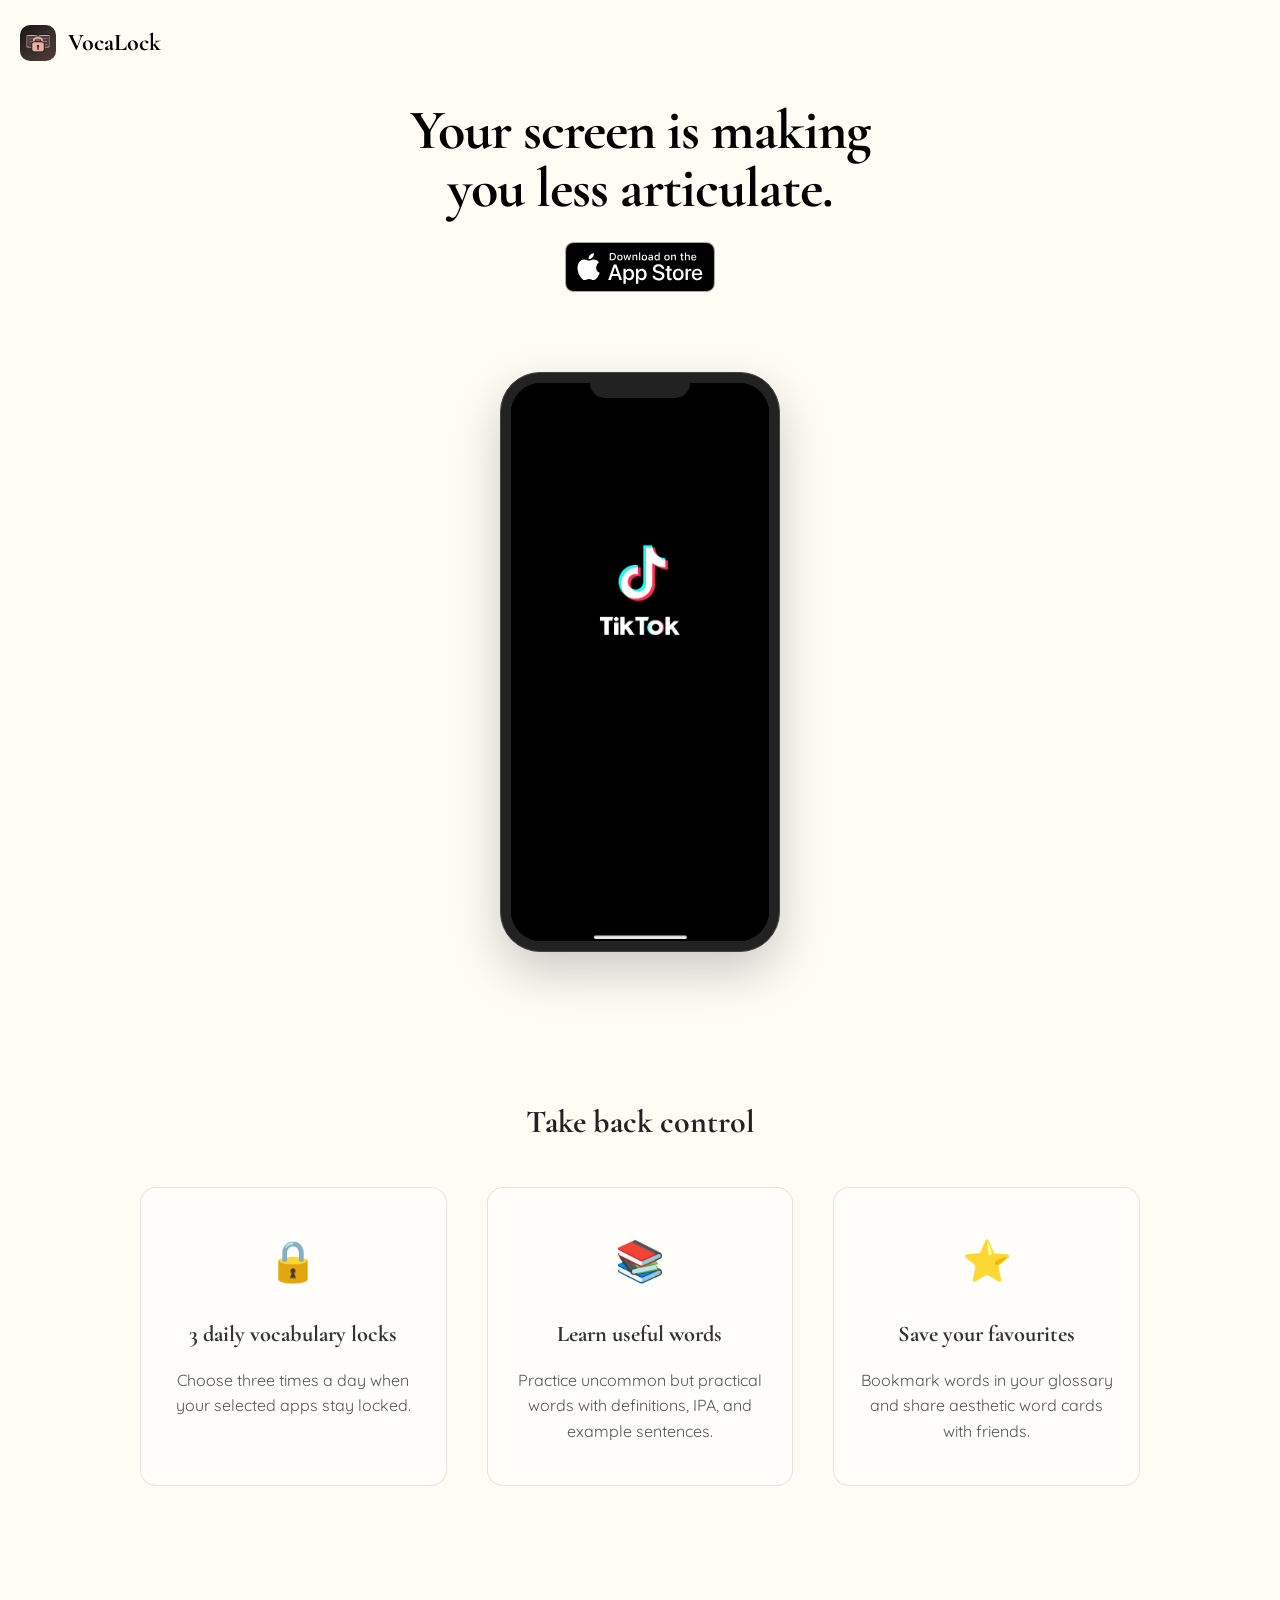
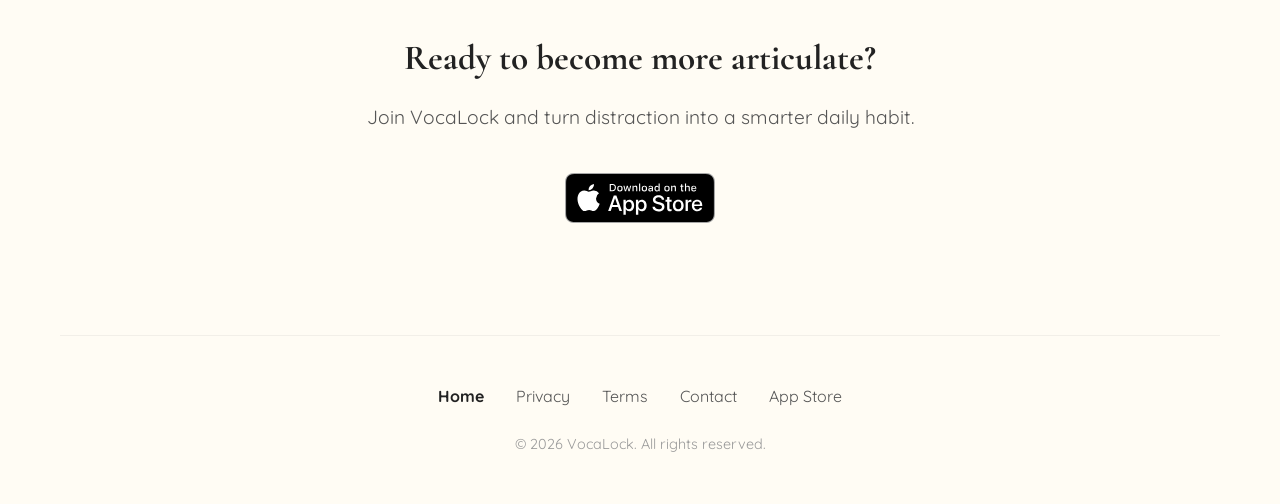
<file: index.html>
<!doctype html>
<html lang="en">
  <head>
    <meta charset="UTF-8" />
    <meta name="viewport" content="width=device-width, initial-scale=1.0" />
    <title>VocaLock | Learn a word before you scroll</title>
    <meta
      name="description"
      content="VocaLock uses Apple Screen Time to interrupt selected apps and turn scrolling into vocabulary practice."
    />
    <meta name="robots" content="index, follow, max-image-preview:large" />
    <meta name="application-name" content="VocaLock" />
    <meta name="apple-itunes-app" content="app-id=6759672555" />
    <link rel="canonical" href="https://vocalock.com/" />
    <meta property="og:site_name" content="VocaLock" />
    <meta
      property="og:title"
      content="VocaLock | Learn a word before you scroll"
    />
    <meta
      property="og:description"
      content="VocaLock uses Apple Screen Time to interrupt selected apps and turn scrolling into vocabulary practice."
    />
    <meta property="og:type" content="website" />
    <meta property="og:url" content="https://vocalock.com/" />
    <meta property="og:image" content="https://vocalock.com/AppLogo.png" />
    <meta property="og:image:alt" content="VocaLock app icon" />
    <meta name="twitter:card" content="summary" />
    <meta
      name="twitter:title"
      content="VocaLock | Learn a word before you scroll"
    />
    <meta
      name="twitter:description"
      content="VocaLock uses Apple Screen Time to interrupt selected apps and turn scrolling into vocabulary practice."
    />
    <meta name="twitter:image" content="https://vocalock.com/AppLogo.png" />
    <link rel="icon" href="AppLogo.png" type="image/png" />
    <link rel="apple-touch-icon" href="AppLogo.png" />
    <link rel="stylesheet" href="styles.css" />
    <!-- Structured data helps search engines connect the brand, site, and app. -->
    <script type="application/ld+json">
      {
        "@context": "https://schema.org",
        "@graph": [
          {
            "@type": "WebSite",
            "@id": "https://vocalock.com/#website",
            "url": "https://vocalock.com/",
            "name": "VocaLock",
            "description": "VocaLock uses Apple Screen Time to interrupt selected apps and turn scrolling into vocabulary practice.",
            "publisher": {
              "@id": "https://vocalock.com/#organization"
            },
            "inLanguage": "en"
          },
          {
            "@type": "Organization",
            "@id": "https://vocalock.com/#organization",
            "name": "VocaLock",
            "url": "https://vocalock.com/",
            "logo": {
              "@type": "ImageObject",
              "url": "https://vocalock.com/AppLogo.png"
            },
            "contactPoint": [
              {
                "@type": "ContactPoint",
                "contactType": "customer support",
                "email": "vocalockapp@gmail.com"
              }
            ]
          },
          {
            "@type": "MobileApplication",
            "@id": "https://vocalock.com/#app",
            "name": "VocaLock",
            "url": "https://vocalock.com/",
            "operatingSystem": "iOS",
            "applicationCategory": "EducationalApplication",
            "description": "VocaLock uses Apple Screen Time to interrupt selected apps and turn scrolling into vocabulary practice.",
            "image": "https://vocalock.com/AppLogo.png",
            "downloadUrl": "https://apps.apple.com/app/id6759672555",
            "publisher": {
              "@id": "https://vocalock.com/#organization"
            }
          }
        ]
      }
    </script>
  </head>
  <body>
    <nav class="site-header">
      <div class="header-container">
        <a href="/" class="brand" aria-label="VocaLock home">
          <img src="AppLogo.png" alt="VocaLock icon" class="brand-icon" />
          <span class="brand-text">VocaLock</span>
        </a>
      </div>
    </nav>

    <div class="container">
      <header class="hero">
        <h1 class="logo">Your screen is making you less articulate.</h1>
        <div class="hero-cta">
          <a
            href="https://apps.apple.com/app/id6759672555"
            class="app-store-badge"
            target="_blank"
            rel="noreferrer"
          >
            <img src="black.svg" alt="Download on the App Store" />
          </a>
        </div>
      </header>

      <main class="phone-showcase">
        <div class="iphone">
          <div class="iphone-notch"></div>
          <div class="iphone-screen" aria-label="VocaLock app screenshots preview">
            <img
              class="app-demo-frame is-active"
              src="tiktok.PNG"
              alt="Selected social app before VocaLock pauses scrolling"
            />
            <img
              class="app-demo-frame"
              src="shield.PNG"
              alt="VocaLock lock screen prompting the user to learn before returning"
            />
            <img
              class="app-demo-frame"
              src="home.PNG"
              alt="VocaLock home screen with a vocabulary card"
            />
          </div>
        </div>
      </main>

      <section class="features">
        <h2 class="section-title">Take back control</h2>
        <div class="feature-grid">
          <div class="feature">
            <div class="feature-icon">🔒</div>
            <h3>3 daily vocabulary locks</h3>
            <p>Choose three times a day when your selected apps stay locked.</p>
          </div>
          <div class="feature">
            <div class="feature-icon">📚</div>
            <h3>Learn useful words</h3>
            <p>
              Practice uncommon but practical words with definitions, IPA, and
              example sentences.
            </p>
          </div>
          <div class="feature">
            <div class="feature-icon">⭐</div>
            <h3>Save your favourites</h3>
            <p>
              Bookmark words in your glossary and share aesthetic word cards
              with friends.
            </p>
          </div>
        </div>
      </section>

      <section class="cta-section">
        <h2>Ready to become more articulate?</h2>
        <p>Join VocaLock and turn distraction into a smarter daily habit.</p>
        <div class="cta-buttons">
          <a
            href="https://apps.apple.com/app/id6759672555"
            class="app-store-badge"
            target="_blank"
            rel="noreferrer"
          >
            <img src="black.svg" alt="Download on the App Store" />
          </a>
        </div>
      </section>

      <footer>
        <nav class="footer-links" aria-label="Footer">
          <a href="/" aria-current="page">Home</a>
          <a href="/privacy.html">Privacy</a>
          <a href="/terms.html">Terms</a>
          <a href="/contact.html">Contact</a>
          <a
            href="https://apps.apple.com/app/id6759672555"
            target="_blank"
            rel="noreferrer"
          >
            App Store
          </a>
        </nav>
        <p class="copyright">© 2026 VocaLock. All rights reserved.</p>
      </footer>
    </div>

    <script>
      const demoFrames = document.querySelectorAll(".app-demo-frame");
      let activeDemoFrame = 0;

      if (!window.matchMedia("(prefers-reduced-motion: reduce)").matches && demoFrames.length > 1) {
        window.setInterval(() => {
          demoFrames[activeDemoFrame].classList.remove("is-active");
          activeDemoFrame = (activeDemoFrame + 1) % demoFrames.length;
          demoFrames[activeDemoFrame].classList.add("is-active");
        }, 2400);
      }
    </script>
  </body>
</html>
</file>
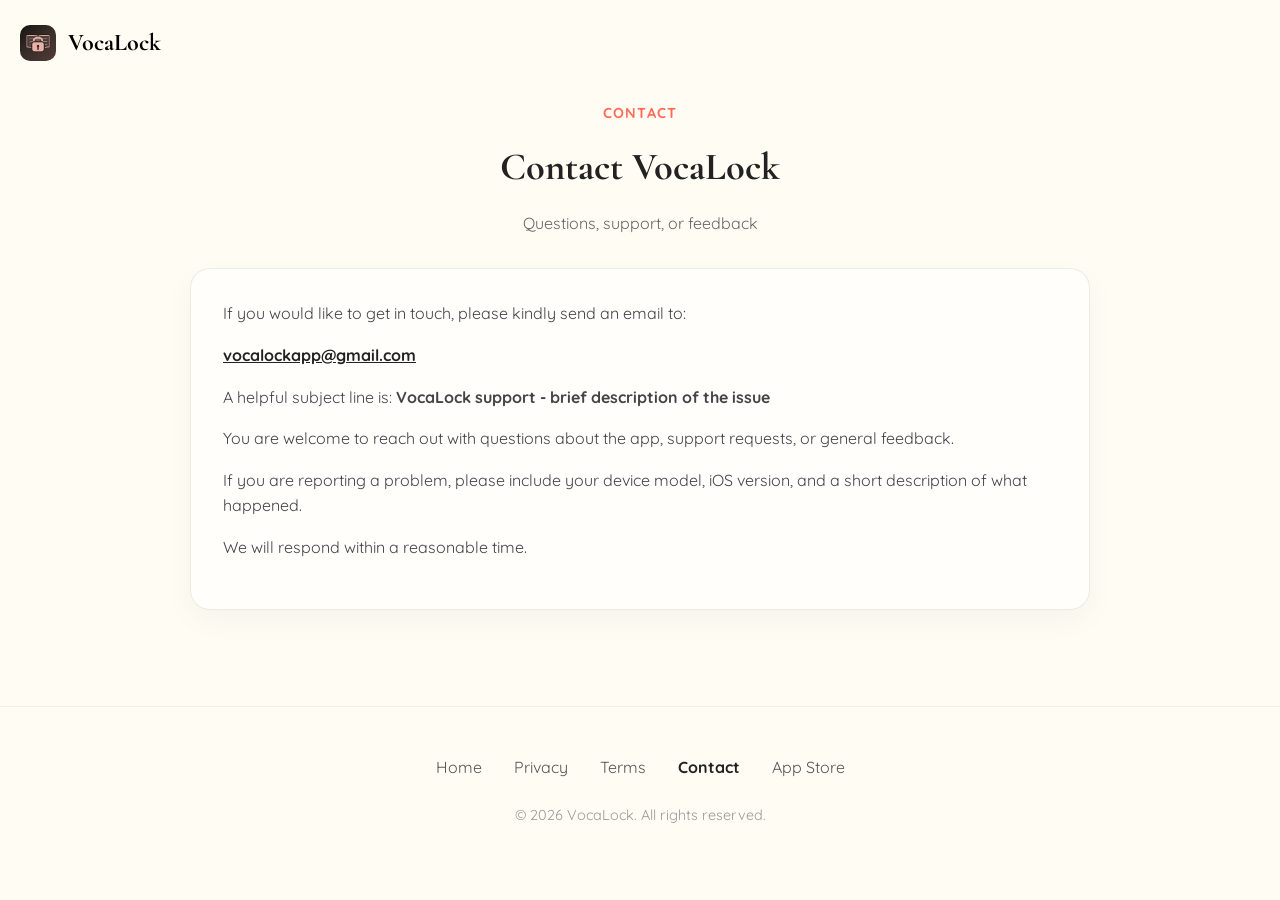
<file: contact.html>
<!doctype html>
<html lang="en">
  <head>
    <meta charset="UTF-8" />
    <meta name="viewport" content="width=device-width, initial-scale=1.0" />
    <title>Contact | VocaLock</title>
    <meta
      name="description"
      content="Contact VocaLock by email for questions, support, or feedback."
    />
    <meta name="robots" content="index, follow, max-image-preview:large" />
    <link rel="canonical" href="https://vocalock.com/contact.html" />
    <meta property="og:site_name" content="VocaLock" />
    <meta property="og:title" content="Contact | VocaLock" />
    <meta
      property="og:description"
      content="Contact VocaLock by email for questions, support, or feedback."
    />
    <meta property="og:type" content="website" />
    <meta property="og:url" content="https://vocalock.com/contact.html" />
    <meta property="og:image" content="https://vocalock.com/AppLogo.png" />
    <meta property="og:image:alt" content="VocaLock app icon" />
    <meta name="twitter:card" content="summary" />
    <meta name="twitter:title" content="Contact | VocaLock" />
    <meta
      name="twitter:description"
      content="Contact VocaLock by email for questions, support, or feedback."
    />
    <meta name="twitter:image" content="https://vocalock.com/AppLogo.png" />
    <link rel="icon" href="AppLogo.png" type="image/png" />
    <link rel="apple-touch-icon" href="AppLogo.png" />
    <link rel="stylesheet" href="styles.css" />
  </head>
  <body>
    <nav class="site-header">
      <div class="header-container">
        <a href="/" class="brand" aria-label="VocaLock home">
          <img src="AppLogo.png" alt="VocaLock icon" class="brand-icon" />
          <span class="brand-text">VocaLock</span>
        </a>
      </div>
    </nav>

    <main class="legal-page">
      <div class="legal-container">
        <!-- The page keeps contact details simple and easy to find. -->
        <header class="legal-header">
          <p class="legal-eyebrow">Contact</p>
          <h1 class="page-title">Contact VocaLock</h1>
          <p class="legal-meta">Questions, support, or feedback</p>
        </header>

        <!-- The card gives visitors one clear next step. -->
        <article class="legal-card">
          <p>
            If you would like to get in touch, please kindly send an email to:
          </p>
          <p>
            <strong>
              <a href="mailto:vocalockapp@gmail.com">vocalockapp@gmail.com</a>
            </strong>
          </p>
          <p>
            A helpful subject line is:
            <strong>VocaLock support - brief description of the issue</strong>
          </p>
          <p>
            You are welcome to reach out with questions about the app, support
            requests, or general feedback.
          </p>
          <p>
            If you are reporting a problem, please include your device model,
            iOS version, and a short description of what happened.
          </p>
          <p>We will respond within a reasonable time.</p>
        </article>
      </div>
    </main>

    <footer>
      <nav class="footer-links" aria-label="Footer">
        <a href="/">Home</a>
        <a href="/privacy.html">Privacy</a>
        <a href="/terms.html">Terms</a>
        <a href="/contact.html" aria-current="page">Contact</a>
        <a
          href="https://apps.apple.com/app/id6759672555"
          target="_blank"
          rel="noreferrer"
        >
          App Store
        </a>
      </nav>
      <p class="copyright">© 2026 VocaLock. All rights reserved.</p>
    </footer>
  </body>
</html>
</file>
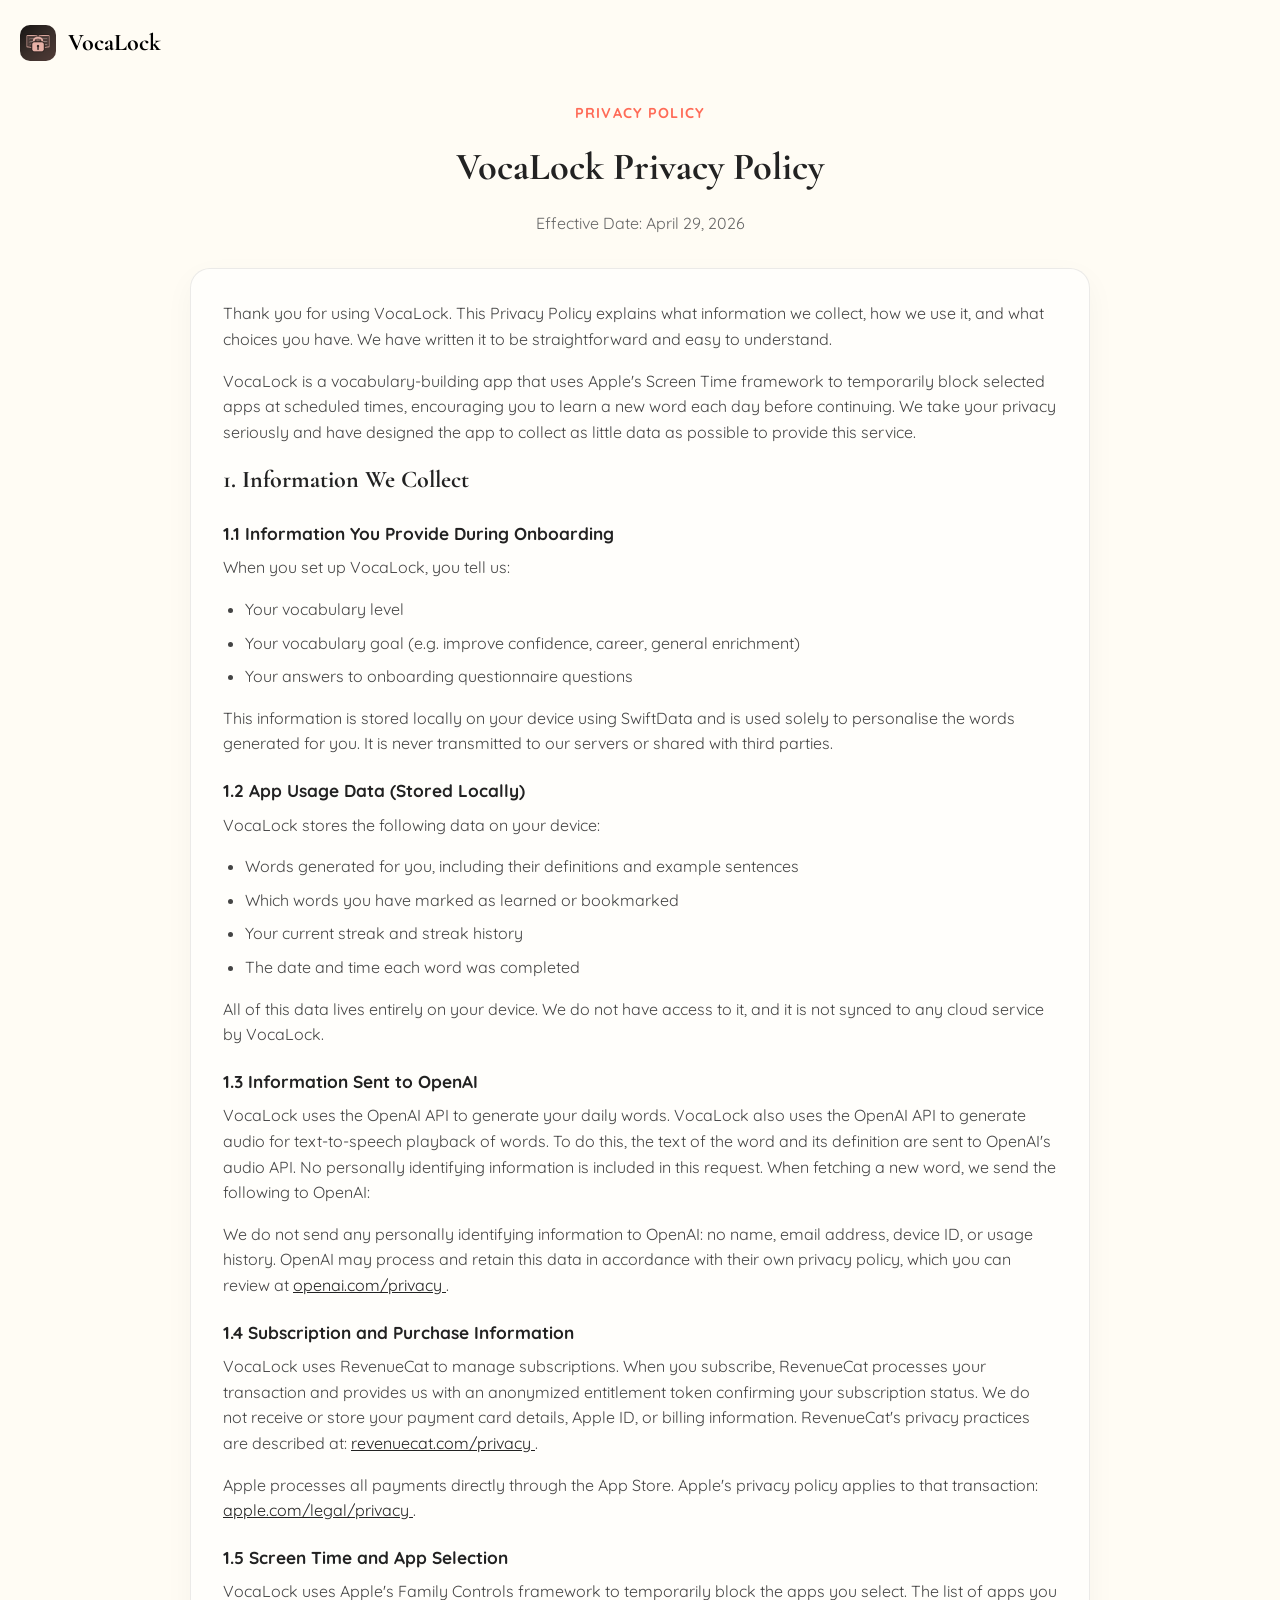
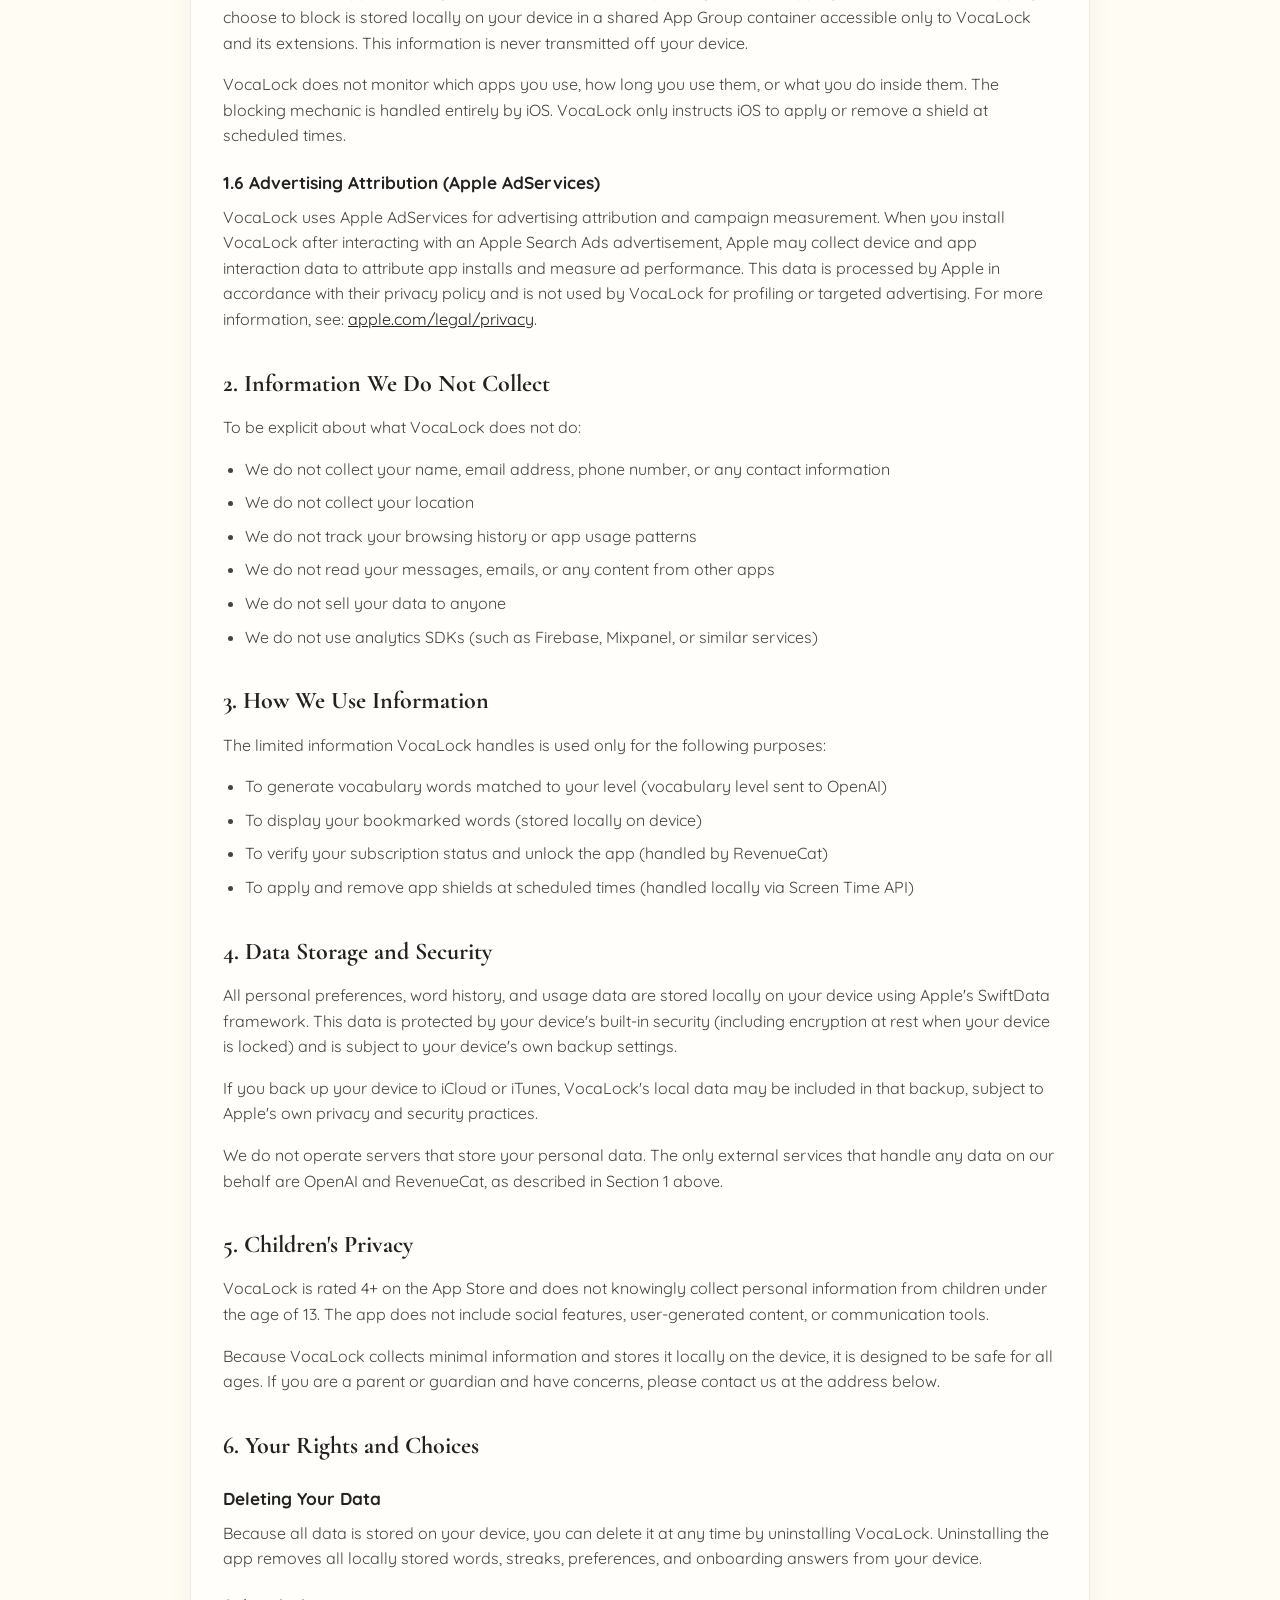
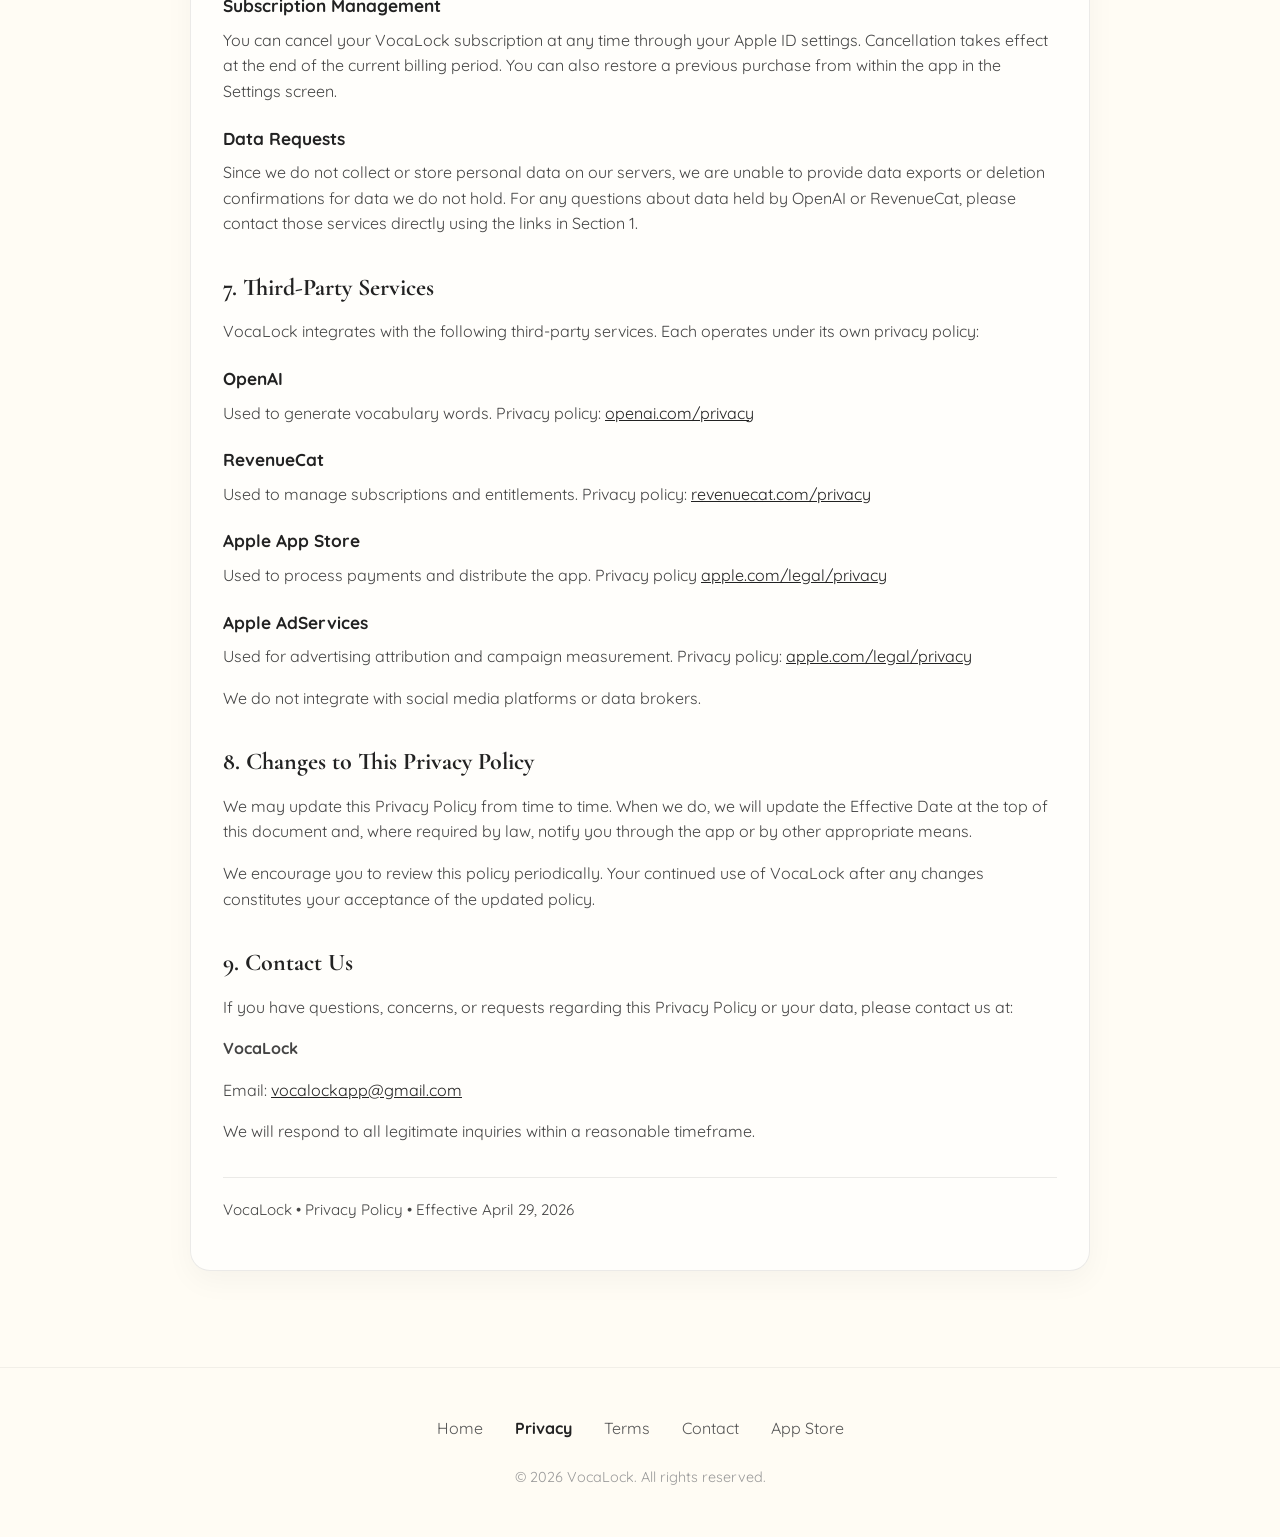
<file: privacy.html>
<!doctype html>
<html lang="en">
  <head>
    <meta charset="UTF-8" />
    <meta name="viewport" content="width=device-width, initial-scale=1.0" />
    <title>Privacy Policy | VocaLock</title>
    <meta
      name="description"
      content="Read the VocaLock Privacy Policy effective April 29, 2026."
    />
    <meta name="robots" content="index, follow, max-image-preview:large" />
    <link rel="canonical" href="https://vocalock.com/privacy.html" />
    <meta property="og:site_name" content="VocaLock" />
    <meta property="og:title" content="Privacy Policy | VocaLock" />
    <meta
      property="og:description"
      content="Read the VocaLock Privacy Policy effective April 29, 2026."
    />
    <meta property="og:type" content="article" />
    <meta property="og:url" content="https://vocalock.com/privacy.html" />
    <meta property="og:image" content="https://vocalock.com/AppLogo.png" />
    <meta property="og:image:alt" content="VocaLock app icon" />
    <meta name="twitter:card" content="summary" />
    <meta name="twitter:title" content="Privacy Policy | VocaLock" />
    <meta
      name="twitter:description"
      content="Read the VocaLock Privacy Policy effective April 29, 2026."
    />
    <meta name="twitter:image" content="https://vocalock.com/AppLogo.png" />
    <link rel="icon" href="AppLogo.png" type="image/png" />
    <link rel="apple-touch-icon" href="AppLogo.png" />
    <link rel="stylesheet" href="styles.css" />
  </head>
  <body>
    <nav class="site-header">
      <div class="header-container">
        <a href="/" class="brand" aria-label="VocaLock home">
          <img src="AppLogo.png" alt="VocaLock icon" class="brand-icon" />
          <span class="brand-text">VocaLock</span>
        </a>
      </div>
    </nav>

    <main class="legal-page">
      <div class="legal-container">
        <!-- The intro states what document this is and when it applies. -->
        <header class="legal-header">
          <p class="legal-eyebrow">Privacy Policy</p>
          <h1 class="page-title">VocaLock Privacy Policy</h1>
          <p class="legal-meta">Effective Date: April 29, 2026</p>
        </header>

        <!-- The card layout keeps long legal content readable. -->
        <article class="legal-card">
          <p>
            Thank you for using VocaLock. This Privacy Policy explains what
            information we collect, how we use it, and what choices you have. We
            have written it to be straightforward and easy to understand.
          </p>

          <p>
            VocaLock is a vocabulary-building app that uses Apple's Screen Time
            framework to temporarily block selected apps at scheduled times,
            encouraging you to learn a new word each day before continuing. We
            take your privacy seriously and have designed the app to collect as
            little data as possible to provide this service.
          </p>

          <section class="legal-section">
            <h2>1. Information We Collect</h2>

            <h3>1.1 Information You Provide During Onboarding</h3>
            <p>When you set up VocaLock, you tell us:</p>
            <ul class="legal-list">
              <li>Your vocabulary level</li>
              <li>
                Your vocabulary goal (e.g. improve confidence, career, general
                enrichment)
              </li>
              <li>Your answers to onboarding questionnaire questions</li>
            </ul>
            <p>
              This information is stored locally on your device using SwiftData
              and is used solely to personalise the words generated for you. It
              is never transmitted to our servers or shared with third parties.
            </p>

            <h3>1.2 App Usage Data (Stored Locally)</h3>
            <p>VocaLock stores the following data on your device:</p>
            <ul class="legal-list">
              <li>
                Words generated for you, including their definitions and example
                sentences
              </li>
              <li>Which words you have marked as learned or bookmarked</li>
              <li>Your current streak and streak history</li>
              <li>The date and time each word was completed</li>
            </ul>
            <p>
              All of this data lives entirely on your device. We do not have
              access to it, and it is not synced to any cloud service by
              VocaLock.
            </p>

            <h3>1.3 Information Sent to OpenAI</h3>
            <p>
              VocaLock uses the OpenAI API to generate your daily words.
              VocaLock also uses the OpenAI API to generate audio for
              text-to-speech playback of words. To do this, the text of the word
              and its definition are sent to OpenAI's audio API. No personally
              identifying information is included in this request. When fetching
              a new word, we send the following to OpenAI:
            </p>
            <p>
              We do not send any personally identifying information to OpenAI:
              no name, email address, device ID, or usage history. OpenAI may
              process and retain this data in accordance with their own privacy
              policy, which you can review at
              <a
                href="https://openai.com/privacy"
                target="_blank"
                rel="noreferrer"
              >
                openai.com/privacy </a
              >.
            </p>

            <h3>1.4 Subscription and Purchase Information</h3>
            <p>
              VocaLock uses RevenueCat to manage subscriptions. When you
              subscribe, RevenueCat processes your transaction and provides us
              with an anonymized entitlement token confirming your subscription
              status. We do not receive or store your payment card details,
              Apple ID, or billing information. RevenueCat's privacy practices
              are described at:
              <a
                href="https://www.revenuecat.com/privacy"
                target="_blank"
                rel="noreferrer"
              >
                revenuecat.com/privacy </a
              >.
            </p>

            <p>
              Apple processes all payments directly through the App Store.
              Apple's privacy policy applies to that transaction:
              <a
                href="https://www.apple.com/legal/privacy/"
                target="_blank"
                rel="noreferrer"
              >
                apple.com/legal/privacy </a
              >.
            </p>

            <h3>1.5 Screen Time and App Selection</h3>
            <p>
              VocaLock uses Apple's Family Controls framework to temporarily
              block the apps you select. The list of apps you choose to block is
              stored locally on your device in a shared App Group container
              accessible only to VocaLock and its extensions. This information
              is never transmitted off your device.
            </p>

            <p>
              VocaLock does not monitor which apps you use, how long you use
              them, or what you do inside them. The blocking mechanic is handled
              entirely by iOS. VocaLock only instructs iOS to apply or remove a
              shield at scheduled times.
            </p>

            <h3>1.6 Advertising Attribution (Apple AdServices)</h3>
            <p>
              VocaLock uses Apple AdServices for advertising attribution and
              campaign measurement. When you install VocaLock after interacting
              with an Apple Search Ads advertisement, Apple may collect device
              and app interaction data to attribute app installs and measure ad
              performance. This data is processed by Apple in accordance with
              their privacy policy and is not used by VocaLock for profiling or
              targeted advertising. For more information, see:
              <a
                href="https://www.apple.com/legal/privacy/"
                target="_blank"
                rel="noreferrer"
                >apple.com/legal/privacy</a
              >.
            </p>
          </section>

          <section class="legal-section">
            <h2>2. Information We Do Not Collect</h2>
            <p>To be explicit about what VocaLock does not do:</p>
            <ul class="legal-list">
              <li>
                We do not collect your name, email address, phone number, or any
                contact information
              </li>
              <li>We do not collect your location</li>
              <li>
                We do not track your browsing history or app usage patterns
              </li>
              <li>
                We do not read your messages, emails, or any content from other
                apps
              </li>
              <!-- <li>We do not use advertising SDKs or serve ads</li> -->
              <li>We do not sell your data to anyone</li>
              <!-- <li>
                We do not share your data with third parties beyond OpenAI (for
                word generation) and RevenueCat (for subscription management),
                as described above
              </li> -->
              <li>
                We do not use analytics SDKs (such as Firebase, Mixpanel, or
                similar services)
              </li>
            </ul>
          </section>

          <section class="legal-section">
            <h2>3. How We Use Information</h2>
            <p>
              The limited information VocaLock handles is used only for the
              following purposes:
            </p>
            <ul class="legal-list">
              <li>
                To generate vocabulary words matched to your level (vocabulary
                level sent to OpenAI)
              </li>
              <li>
                To display your bookmarked words (stored locally on device)
              </li>
              <li>
                To verify your subscription status and unlock the app (handled
                by RevenueCat)
              </li>
              <li>
                To apply and remove app shields at scheduled times (handled
                locally via Screen Time API)
              </li>
            </ul>
            <!-- <p>
              We do not use your data for advertising, profiling, or any purpose
              beyond operating the core features of the app.
            </p> -->
          </section>

          <section class="legal-section">
            <h2>4. Data Storage and Security</h2>
            <p>
              All personal preferences, word history, and usage data are stored
              locally on your device using Apple's SwiftData framework. This
              data is protected by your device's built-in security (including
              encryption at rest when your device is locked) and is subject to
              your device's own backup settings.
            </p>

            <p>
              If you back up your device to iCloud or iTunes, VocaLock's local
              data may be included in that backup, subject to Apple's own
              privacy and security practices.
            </p>

            <p>
              We do not operate servers that store your personal data. The only
              external services that handle any data on our behalf are OpenAI
              and RevenueCat, as described in Section 1 above.
            </p>
          </section>

          <section class="legal-section">
            <h2>5. Children's Privacy</h2>
            <p>
              VocaLock is rated 4+ on the App Store and does not knowingly
              collect personal information from children under the age of 13.
              The app does not include social features, user-generated content,
              or communication tools.
            </p>

            <p>
              Because VocaLock collects minimal information and stores it
              locally on the device, it is designed to be safe for all ages. If
              you are a parent or guardian and have concerns, please contact us
              at the address below.
            </p>
          </section>

          <section class="legal-section">
            <h2>6. Your Rights and Choices</h2>

            <h3>Deleting Your Data</h3>
            <p>
              Because all data is stored on your device, you can delete it at
              any time by uninstalling VocaLock. Uninstalling the app removes
              all locally stored words, streaks, preferences, and onboarding
              answers from your device.
            </p>

            <h3>Subscription Management</h3>
            <p>
              You can cancel your VocaLock subscription at any time through your
              Apple ID settings. Cancellation takes effect at the end of the
              current billing period. You can also restore a previous purchase
              from within the app in the Settings screen.
            </p>

            <h3>Data Requests</h3>
            <p>
              Since we do not collect or store personal data on our servers, we
              are unable to provide data exports or deletion confirmations for
              data we do not hold. For any questions about data held by OpenAI
              or RevenueCat, please contact those services directly using the
              links in Section 1.
            </p>
          </section>

          <section class="legal-section">
            <h2>7. Third-Party Services</h2>
            <p>
              VocaLock integrates with the following third-party services. Each
              operates under its own privacy policy:
            </p>

            <h3>OpenAI</h3>
            <p>
              Used to generate vocabulary words. Privacy policy:
              <a
                href="https://openai.com/privacy"
                target="_blank"
                rel="noreferrer"
              >
                openai.com/privacy
              </a>
            </p>

            <h3>RevenueCat</h3>
            <p>
              Used to manage subscriptions and entitlements. Privacy policy:
              <a
                href="https://www.revenuecat.com/privacy"
                target="_blank"
                rel="noreferrer"
              >
                revenuecat.com/privacy
              </a>
            </p>

            <h3>Apple App Store</h3>
            <p>
              Used to process payments and distribute the app. Privacy policy
              <a
                href="https://www.apple.com/legal/privacy/"
                target="_blank"
                rel="noreferrer"
              >
                apple.com/legal/privacy
              </a>
            </p>

            <h3>Apple AdServices</h3>
            <p>
              Used for advertising attribution and campaign measurement. Privacy
              policy:
              <a
                href="https://www.apple.com/legal/privacy/"
                target="_blank"
                rel="noreferrer"
                >apple.com/legal/privacy</a
              >
            </p>

            <p>
              We do not integrate with social media platforms or data brokers.
            </p>
          </section>

          <section class="legal-section">
            <h2>8. Changes to This Privacy Policy</h2>
            <p>
              We may update this Privacy Policy from time to time. When we do,
              we will update the Effective Date at the top of this document and,
              where required by law, notify you through the app or by other
              appropriate means.
            </p>

            <p>
              We encourage you to review this policy periodically. Your
              continued use of VocaLock after any changes constitutes your
              acceptance of the updated policy.
            </p>
          </section>

          <section class="legal-section">
            <h2>9. Contact Us</h2>
            <p>
              If you have questions, concerns, or requests regarding this
              Privacy Policy or your data, please contact us at:
            </p>
            <p><strong>VocaLock</strong></p>
            <p>
              Email:
              <a href="mailto:vocalockapp@gmail.com">vocalockapp@gmail.com</a>
            </p>
            <p>
              We will respond to all legitimate inquiries within a reasonable
              timeframe.
            </p>
          </section>

          <p class="legal-footer-note">
            VocaLock • Privacy Policy • Effective April 29, 2026
          </p>
        </article>
      </div>
    </main>

    <footer>
      <nav class="footer-links" aria-label="Footer">
        <a href="/">Home</a>
        <a href="/privacy.html" aria-current="page">Privacy</a>
        <a href="/terms.html">Terms</a>
        <a href="/contact.html">Contact</a>
        <a
          href="https://apps.apple.com/app/id6759672555"
          target="_blank"
          rel="noreferrer"
        >
          App Store
        </a>
      </nav>
      <p class="copyright">© 2026 VocaLock. All rights reserved.</p>
    </footer>
  </body>
</html>
</file>
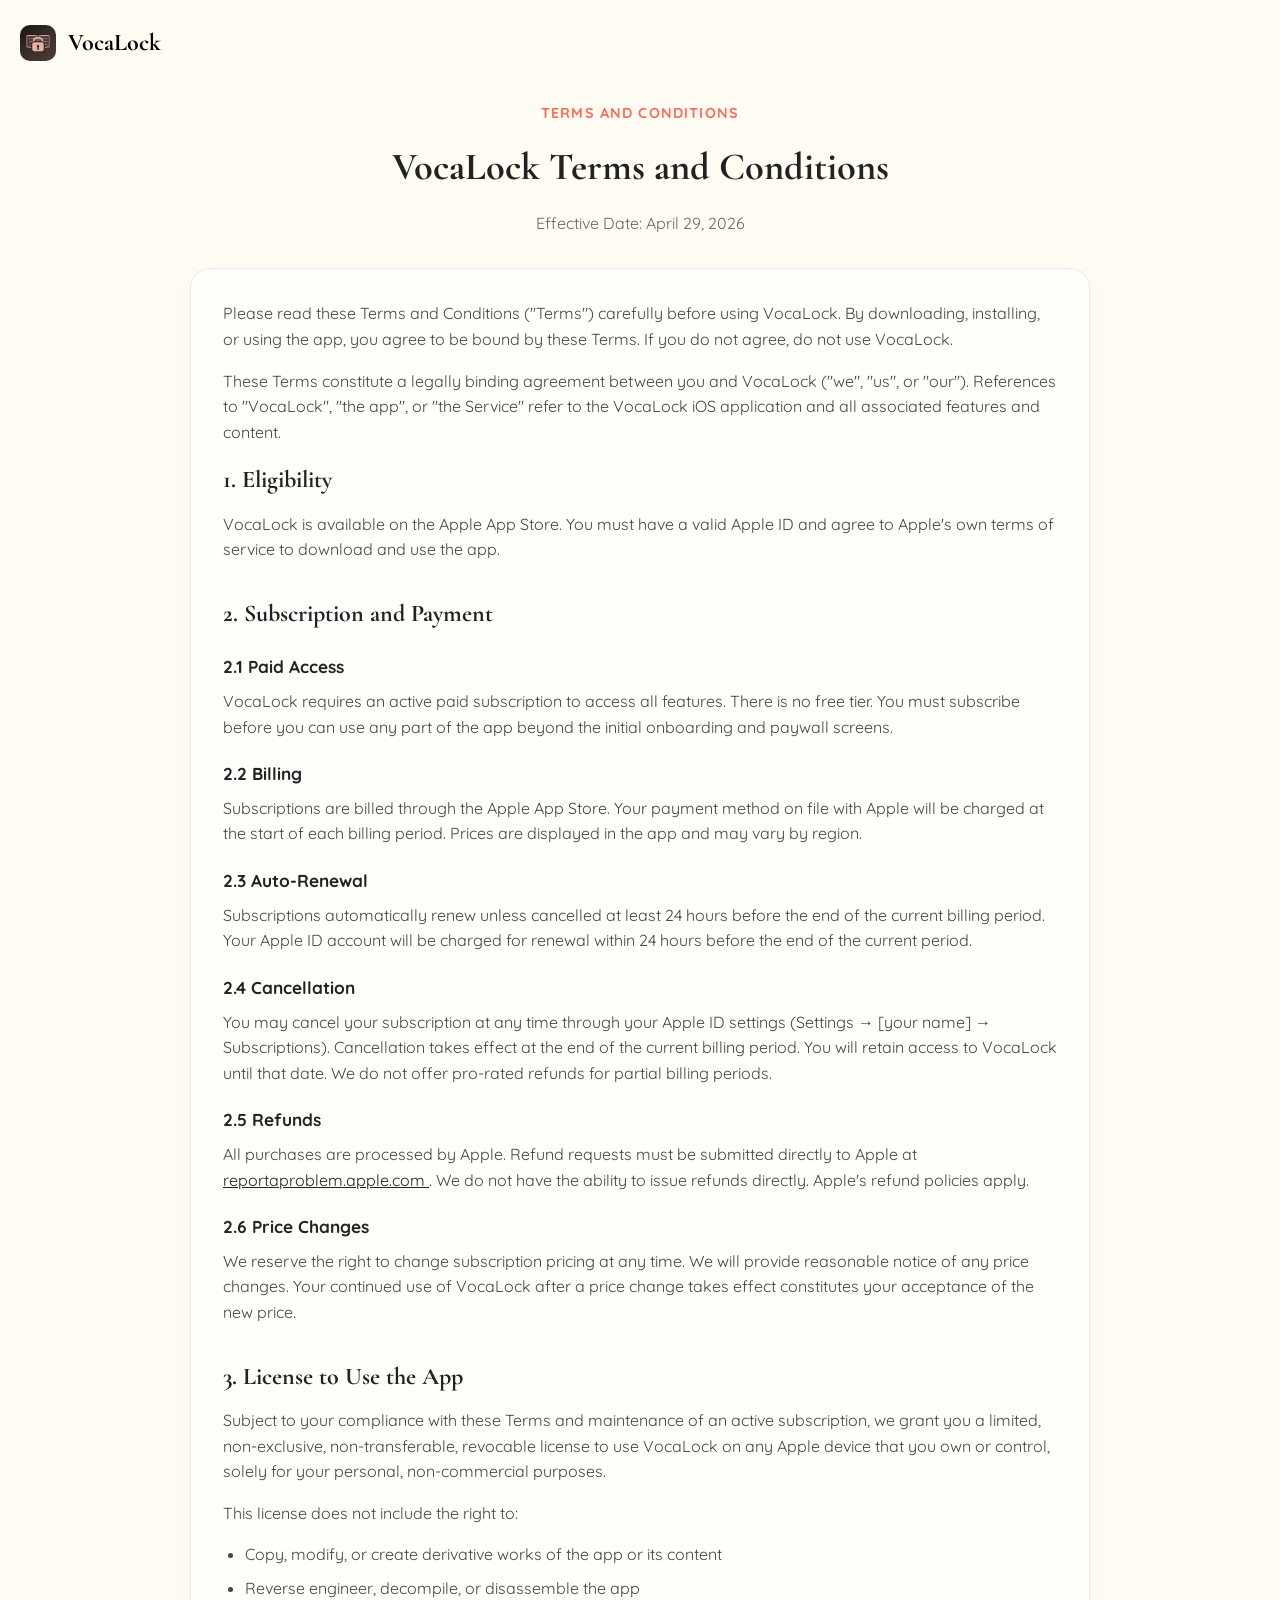
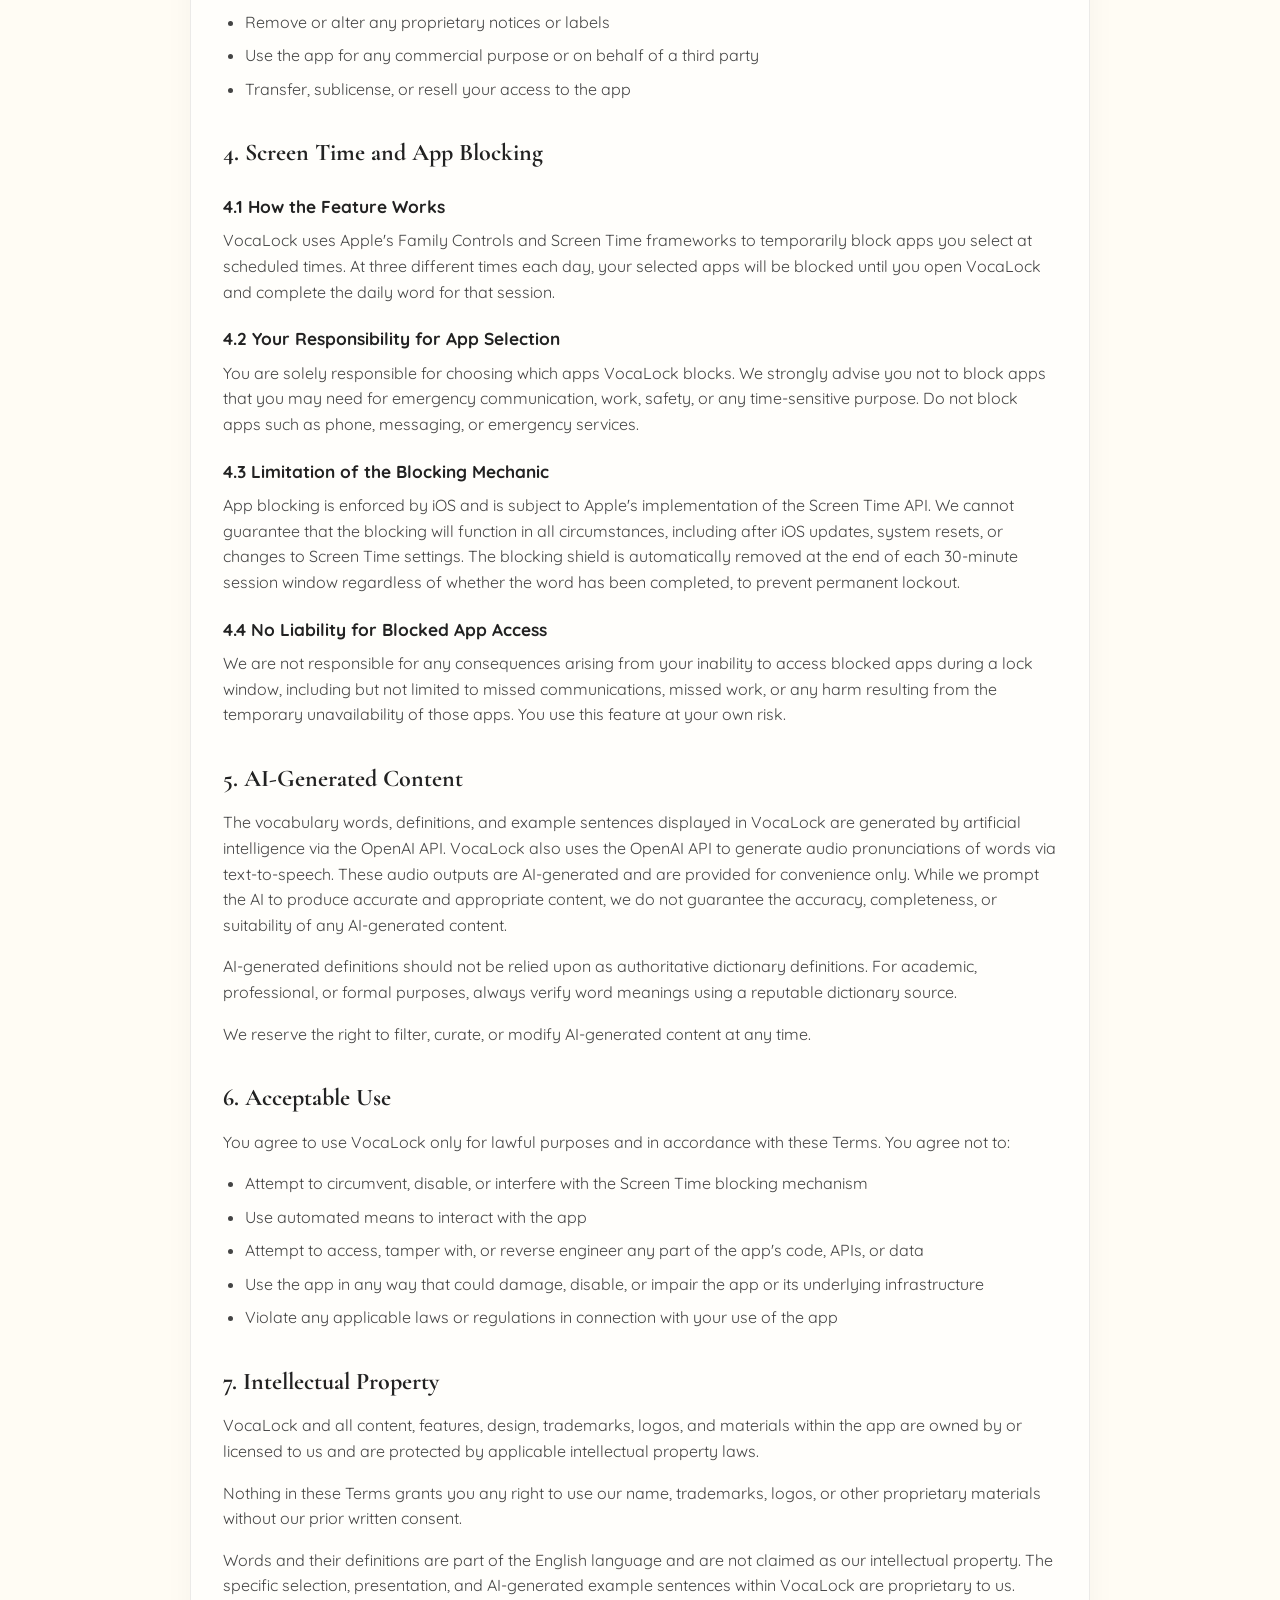
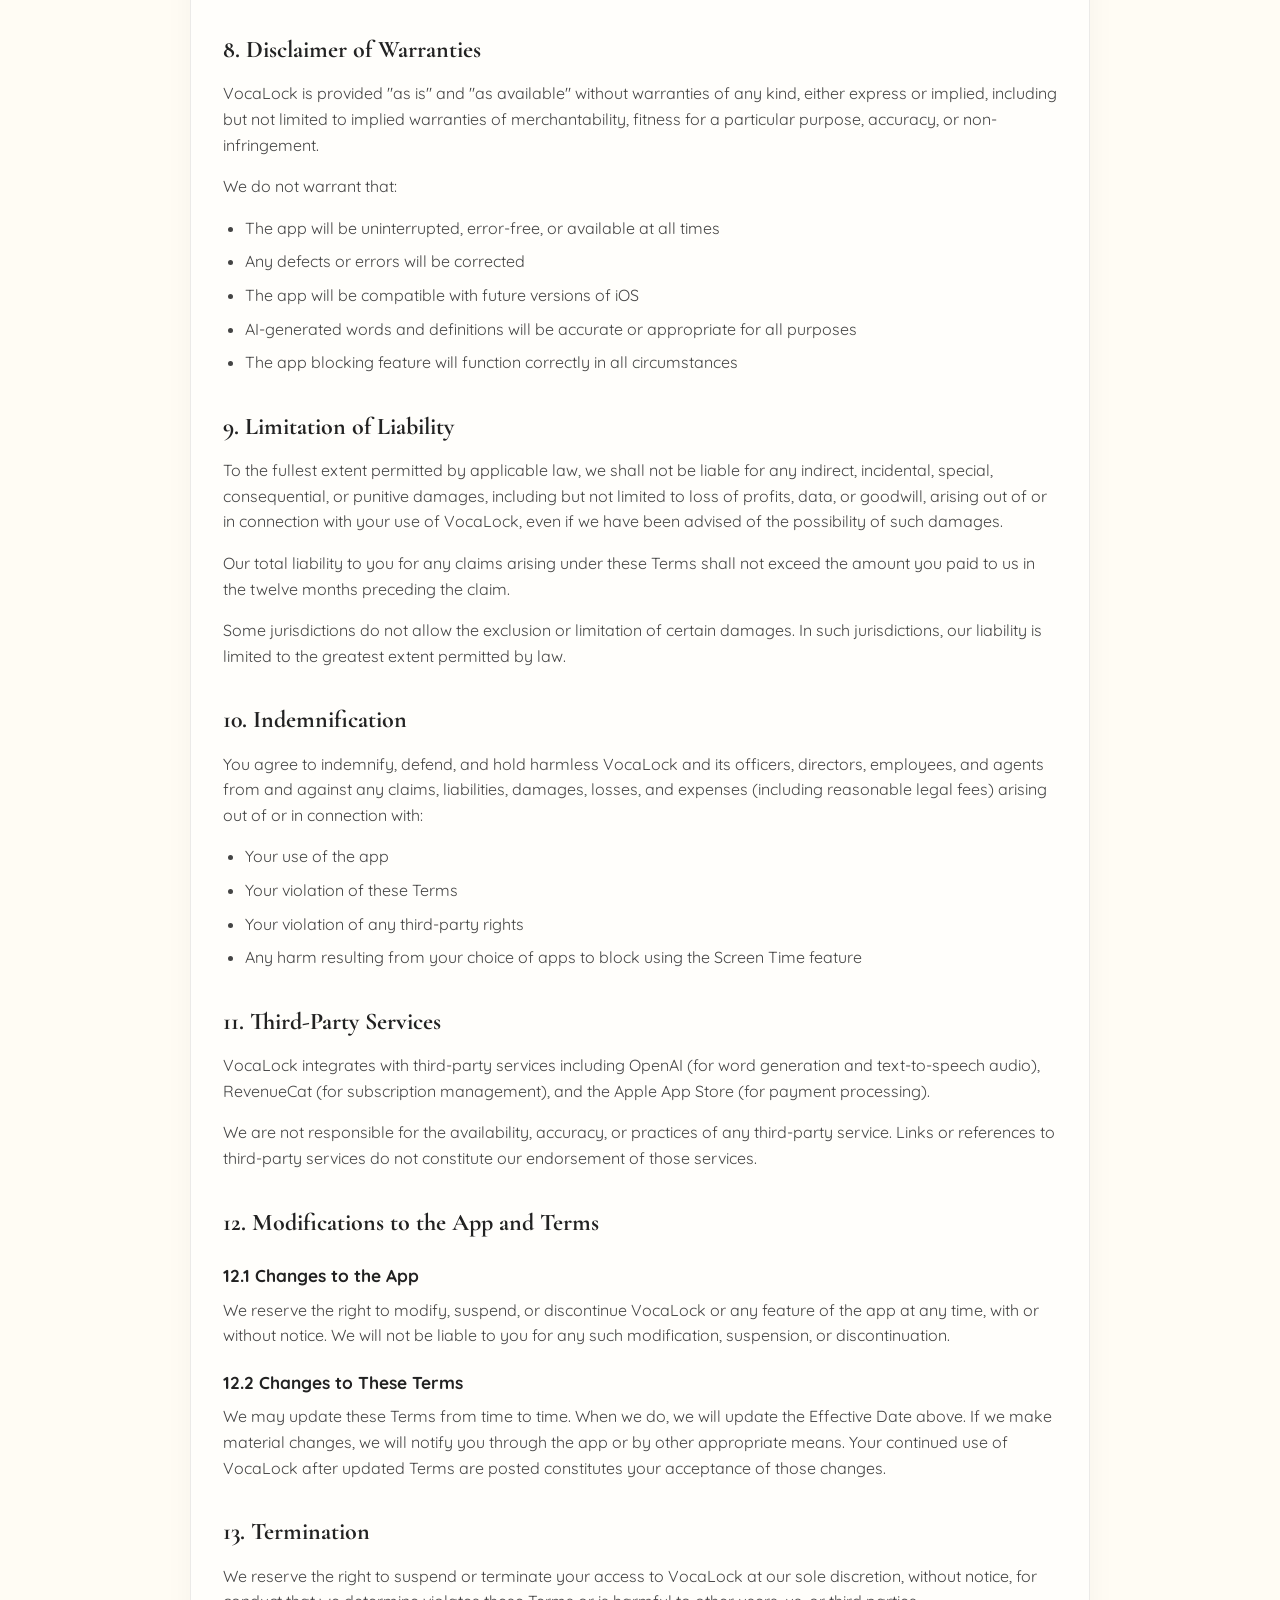
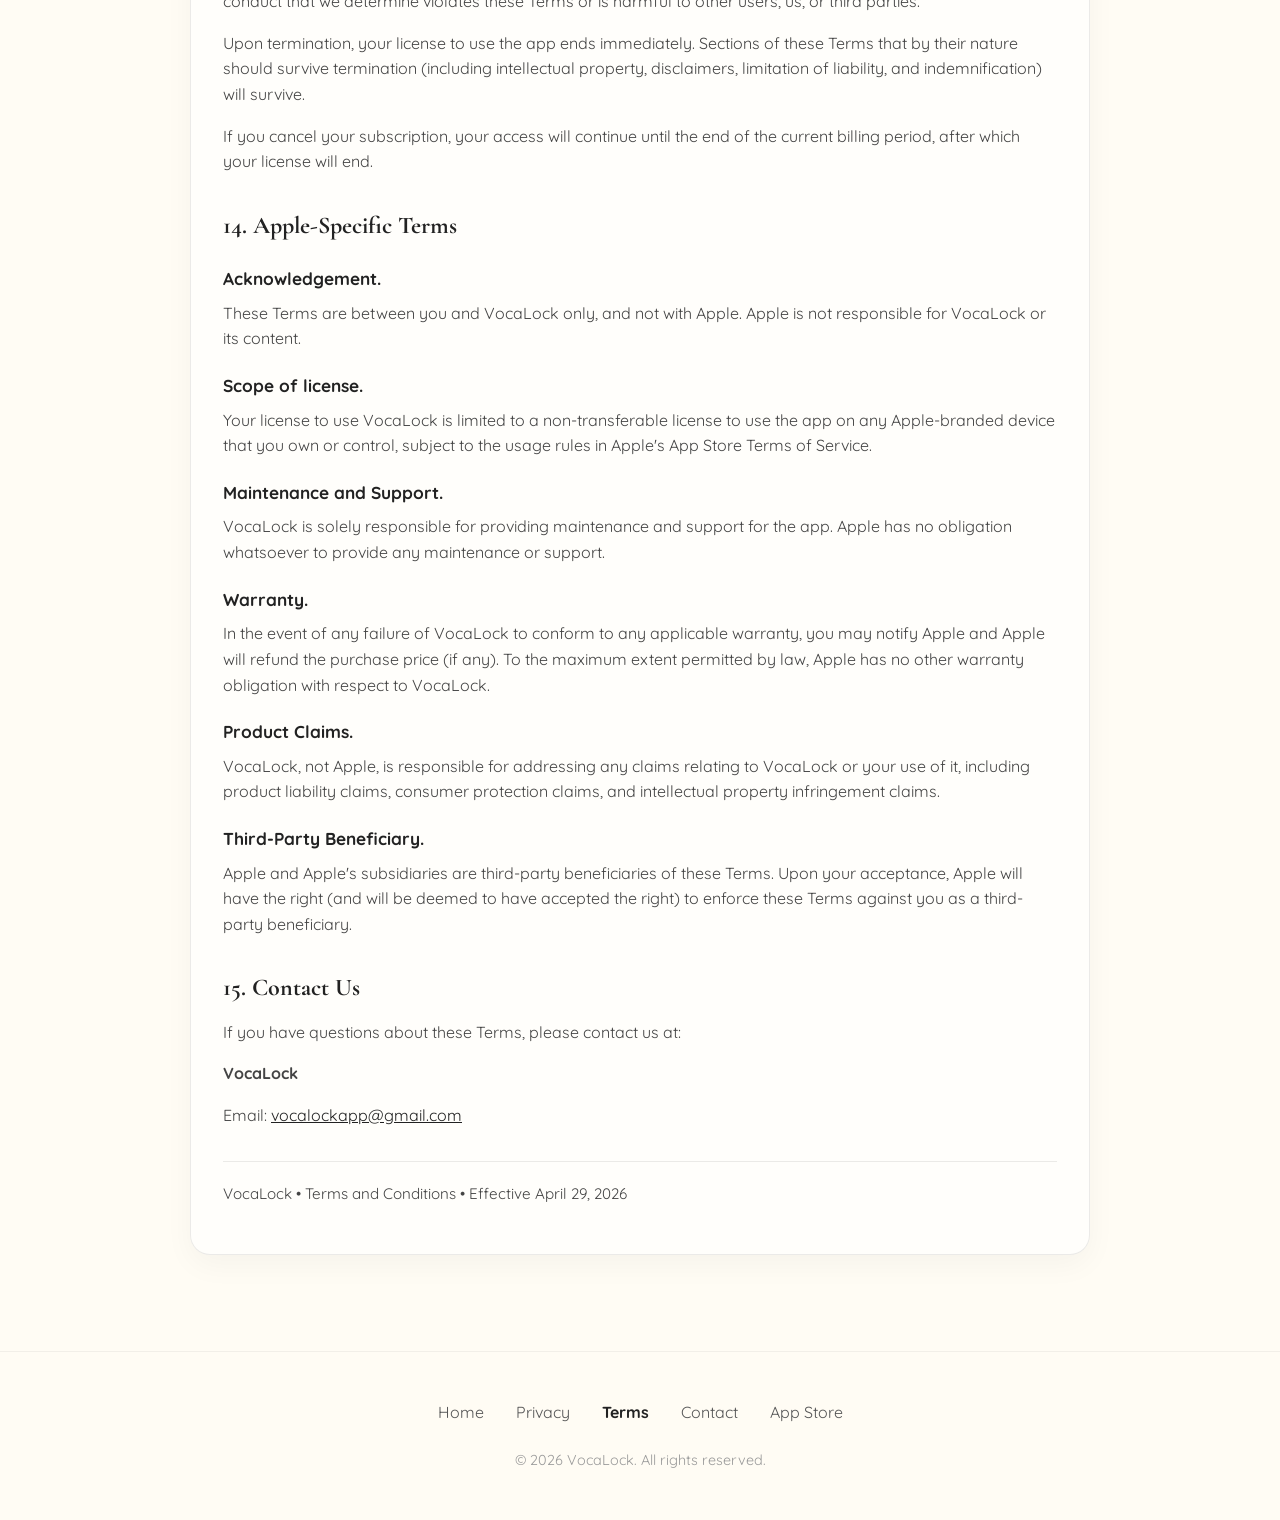
<file: terms.html>
<!doctype html>
<html lang="en">
  <head>
    <meta charset="UTF-8" />
    <meta name="viewport" content="width=device-width, initial-scale=1.0" />
    <title>Terms and Conditions | VocaLock</title>
    <meta
      name="description"
      content="Read the VocaLock Terms and Conditions effective April 29, 2026."
    />
    <meta name="robots" content="index, follow, max-image-preview:large" />
    <link rel="canonical" href="https://vocalock.com/terms.html" />
    <meta property="og:site_name" content="VocaLock" />
    <meta property="og:title" content="Terms and Conditions | VocaLock" />
    <meta
      property="og:description"
      content="Read the VocaLock Terms and Conditions effective April 29, 2026."
    />
    <meta property="og:type" content="article" />
    <meta property="og:url" content="https://vocalock.com/terms.html" />
    <meta property="og:image" content="https://vocalock.com/AppLogo.png" />
    <meta property="og:image:alt" content="VocaLock app icon" />
    <meta name="twitter:card" content="summary" />
    <meta name="twitter:title" content="Terms and Conditions | VocaLock" />
    <meta
      name="twitter:description"
      content="Read the VocaLock Terms and Conditions effective April 29, 2026."
    />
    <meta name="twitter:image" content="https://vocalock.com/AppLogo.png" />
    <link rel="icon" href="AppLogo.png" type="image/png" />
    <link rel="apple-touch-icon" href="AppLogo.png" />
    <link rel="stylesheet" href="styles.css" />
  </head>
  <body>
    <nav class="site-header">
      <div class="header-container">
        <a href="/" class="brand" aria-label="VocaLock home">
          <img src="AppLogo.png" alt="VocaLock icon" class="brand-icon" />
          <span class="brand-text">VocaLock</span>
        </a>
      </div>
    </nav>

    <main class="legal-page">
      <div class="legal-container">
        <!-- The page intro helps visitors understand what document they are reading. -->
        <header class="legal-header">
          <p class="legal-eyebrow">Terms and Conditions</p>
          <h1 class="page-title">VocaLock Terms and Conditions</h1>
          <p class="legal-meta">Effective Date: April 29, 2026</p>
        </header>

        <!-- The legal card groups the full terms into readable sections. -->
        <article class="legal-card">
          <p>
            Please read these Terms and Conditions ("Terms") carefully before
            using VocaLock. By downloading, installing, or using the app, you
            agree to be bound by these Terms. If you do not agree, do not use
            VocaLock.
          </p>

          <p>
            These Terms constitute a legally binding agreement between you and
            VocaLock ("we", "us", or "our"). References to "VocaLock", "the
            app", or "the Service" refer to the VocaLock iOS application and all
            associated features and content.
          </p>

          <section class="legal-section">
            <h2>1. Eligibility</h2>
            <p>
              VocaLock is available on the Apple App Store. You must have a
              valid Apple ID and agree to Apple's own terms of service to
              download and use the app.
            </p>
          </section>

          <section class="legal-section">
            <h2>2. Subscription and Payment</h2>

            <h3>2.1 Paid Access</h3>
            <p>
              VocaLock requires an active paid subscription to access all
              features. There is no free tier. You must subscribe before you can
              use any part of the app beyond the initial onboarding and paywall
              screens.
            </p>

            <h3>2.2 Billing</h3>
            <p>
              Subscriptions are billed through the Apple App Store. Your payment
              method on file with Apple will be charged at the start of each
              billing period. Prices are displayed in the app and may vary by
              region.
            </p>

            <h3>2.3 Auto-Renewal</h3>
            <p>
              Subscriptions automatically renew unless cancelled at least 24
              hours before the end of the current billing period. Your Apple ID
              account will be charged for renewal within 24 hours before the end
              of the current period.
            </p>

            <h3>2.4 Cancellation</h3>
            <p>
              You may cancel your subscription at any time through your Apple ID
              settings (Settings → [your name] → Subscriptions). Cancellation
              takes effect at the end of the current billing period. You will
              retain access to VocaLock until that date. We do not offer
              pro-rated refunds for partial billing periods.
            </p>

            <h3>2.5 Refunds</h3>
            <p>
              All purchases are processed by Apple. Refund requests must be
              submitted directly to Apple at
              <a
                href="https://reportaproblem.apple.com"
                target="_blank"
                rel="noreferrer"
              >
                reportaproblem.apple.com </a
              >. We do not have the ability to issue refunds directly. Apple's
              refund policies apply.
            </p>

            <h3>2.6 Price Changes</h3>
            <p>
              We reserve the right to change subscription pricing at any time.
              We will provide reasonable notice of any price changes. Your
              continued use of VocaLock after a price change takes effect
              constitutes your acceptance of the new price.
            </p>
          </section>

          <section class="legal-section">
            <h2>3. License to Use the App</h2>
            <p>
              Subject to your compliance with these Terms and maintenance of an
              active subscription, we grant you a limited, non-exclusive,
              non-transferable, revocable license to use VocaLock on any Apple
              device that you own or control, solely for your personal,
              non-commercial purposes.
            </p>

            <p>This license does not include the right to:</p>
            <ul class="legal-list">
              <li>
                Copy, modify, or create derivative works of the app or its
                content
              </li>
              <li>Reverse engineer, decompile, or disassemble the app</li>
              <li>Remove or alter any proprietary notices or labels</li>
              <li>
                Use the app for any commercial purpose or on behalf of a third
                party
              </li>
              <li>Transfer, sublicense, or resell your access to the app</li>
            </ul>
          </section>

          <section class="legal-section">
            <h2>4. Screen Time and App Blocking</h2>

            <h3>4.1 How the Feature Works</h3>
            <p>
              VocaLock uses Apple's Family Controls and Screen Time frameworks
              to temporarily block apps you select at scheduled times. At three
              different times each day, your selected apps will be blocked until
              you open VocaLock and complete the daily word for that session.
            </p>

            <h3>4.2 Your Responsibility for App Selection</h3>
            <p>
              You are solely responsible for choosing which apps VocaLock
              blocks. We strongly advise you not to block apps that you may need
              for emergency communication, work, safety, or any time-sensitive
              purpose. Do not block apps such as phone, messaging, or emergency
              services.
            </p>

            <h3>4.3 Limitation of the Blocking Mechanic</h3>
            <p>
              App blocking is enforced by iOS and is subject to Apple's
              implementation of the Screen Time API. We cannot guarantee that
              the blocking will function in all circumstances, including after
              iOS updates, system resets, or changes to Screen Time settings.
              The blocking shield is automatically removed at the end of each
              30-minute session window regardless of whether the word has been
              completed, to prevent permanent lockout.
            </p>

            <h3>4.4 No Liability for Blocked App Access</h3>
            <p>
              We are not responsible for any consequences arising from your
              inability to access blocked apps during a lock window, including
              but not limited to missed communications, missed work, or any harm
              resulting from the temporary unavailability of those apps. You use
              this feature at your own risk.
            </p>
          </section>

          <section class="legal-section">
            <h2>5. AI-Generated Content</h2>
            <p>
              The vocabulary words, definitions, and example sentences displayed
              in VocaLock are generated by artificial intelligence via the
              OpenAI API. VocaLock also uses the OpenAI API to generate audio
              pronunciations of words via text-to-speech. These audio outputs
              are AI-generated and are provided for convenience only. While we
              prompt the AI to produce accurate and appropriate content, we do
              not guarantee the accuracy, completeness, or suitability of any
              AI-generated content.
            </p>

            <p>
              AI-generated definitions should not be relied upon as
              authoritative dictionary definitions. For academic, professional,
              or formal purposes, always verify word meanings using a reputable
              dictionary source.
            </p>

            <p>
              We reserve the right to filter, curate, or modify AI-generated
              content at any time.
            </p>
          </section>

          <section class="legal-section">
            <h2>6. Acceptable Use</h2>
            <p>
              You agree to use VocaLock only for lawful purposes and in
              accordance with these Terms. You agree not to:
            </p>
            <ul class="legal-list">
              <li>
                Attempt to circumvent, disable, or interfere with the Screen
                Time blocking mechanism
              </li>
              <li>Use automated means to interact with the app</li>
              <li>
                Attempt to access, tamper with, or reverse engineer any part of
                the app's code, APIs, or data
              </li>
              <li>
                Use the app in any way that could damage, disable, or impair the
                app or its underlying infrastructure
              </li>
              <li>
                Violate any applicable laws or regulations in connection with
                your use of the app
              </li>
            </ul>
          </section>

          <section class="legal-section">
            <h2>7. Intellectual Property</h2>
            <p>
              VocaLock and all content, features, design, trademarks, logos, and
              materials within the app are owned by or licensed to us and are
              protected by applicable intellectual property laws.
            </p>

            <p>
              Nothing in these Terms grants you any right to use our name,
              trademarks, logos, or other proprietary materials without our
              prior written consent.
            </p>

            <p>
              Words and their definitions are part of the English language and
              are not claimed as our intellectual property. The specific
              selection, presentation, and AI-generated example sentences within
              VocaLock are proprietary to us.
            </p>
          </section>

          <section class="legal-section">
            <h2>8. Disclaimer of Warranties</h2>
            <p>
              VocaLock is provided "as is" and "as available" without warranties
              of any kind, either express or implied, including but not limited
              to implied warranties of merchantability, fitness for a particular
              purpose, accuracy, or non-infringement.
            </p>

            <p>We do not warrant that:</p>
            <ul class="legal-list">
              <li>
                The app will be uninterrupted, error-free, or available at all
                times
              </li>
              <li>Any defects or errors will be corrected</li>
              <li>The app will be compatible with future versions of iOS</li>
              <li>
                AI-generated words and definitions will be accurate or
                appropriate for all purposes
              </li>
              <li>
                The app blocking feature will function correctly in all
                circumstances
              </li>
            </ul>
          </section>

          <section class="legal-section">
            <h2>9. Limitation of Liability</h2>
            <p>
              To the fullest extent permitted by applicable law, we shall not be
              liable for any indirect, incidental, special, consequential, or
              punitive damages, including but not limited to loss of profits,
              data, or goodwill, arising out of or in connection with your use
              of VocaLock, even if we have been advised of the possibility of
              such damages.
            </p>

            <p>
              Our total liability to you for any claims arising under these
              Terms shall not exceed the amount you paid to us in the twelve
              months preceding the claim.
            </p>

            <p>
              Some jurisdictions do not allow the exclusion or limitation of
              certain damages. In such jurisdictions, our liability is limited
              to the greatest extent permitted by law.
            </p>
          </section>

          <section class="legal-section">
            <h2>10. Indemnification</h2>
            <p>
              You agree to indemnify, defend, and hold harmless VocaLock and its
              officers, directors, employees, and agents from and against any
              claims, liabilities, damages, losses, and expenses (including
              reasonable legal fees) arising out of or in connection with:
            </p>
            <ul class="legal-list">
              <li>Your use of the app</li>
              <li>Your violation of these Terms</li>
              <li>Your violation of any third-party rights</li>
              <li>
                Any harm resulting from your choice of apps to block using the
                Screen Time feature
              </li>
            </ul>
          </section>

          <section class="legal-section">
            <h2>11. Third-Party Services</h2>
            <p>
              VocaLock integrates with third-party services including OpenAI
              (for word generation and text-to-speech audio), RevenueCat (for
              subscription management), and the Apple App Store (for payment
              processing).
            </p>

            <p>
              We are not responsible for the availability, accuracy, or
              practices of any third-party service. Links or references to
              third-party services do not constitute our endorsement of those
              services.
            </p>
          </section>

          <section class="legal-section">
            <h2>12. Modifications to the App and Terms</h2>

            <h3>12.1 Changes to the App</h3>
            <p>
              We reserve the right to modify, suspend, or discontinue VocaLock
              or any feature of the app at any time, with or without notice. We
              will not be liable to you for any such modification, suspension,
              or discontinuation.
            </p>

            <h3>12.2 Changes to These Terms</h3>
            <p>
              We may update these Terms from time to time. When we do, we will
              update the Effective Date above. If we make material changes, we
              will notify you through the app or by other appropriate means.
              Your continued use of VocaLock after updated Terms are posted
              constitutes your acceptance of those changes.
            </p>
          </section>

          <section class="legal-section">
            <h2>13. Termination</h2>
            <p>
              We reserve the right to suspend or terminate your access to
              VocaLock at our sole discretion, without notice, for conduct that
              we determine violates these Terms or is harmful to other users,
              us, or third parties.
            </p>

            <p>
              Upon termination, your license to use the app ends immediately.
              Sections of these Terms that by their nature should survive
              termination (including intellectual property, disclaimers,
              limitation of liability, and indemnification) will survive.
            </p>

            <p>
              If you cancel your subscription, your access will continue until
              the end of the current billing period, after which your license
              will end.
            </p>
          </section>

          <section class="legal-section">
            <h2>14. Apple-Specific Terms</h2>

            <h3>Acknowledgement.</h3>
            <p>
              These Terms are between you and VocaLock only, and not with Apple.
              Apple is not responsible for VocaLock or its content.
            </p>

            <h3>Scope of license.</h3>
            <p>
              Your license to use VocaLock is limited to a non-transferable
              license to use the app on any Apple-branded device that you own or
              control, subject to the usage rules in Apple's App Store Terms of
              Service.
            </p>

            <h3>Maintenance and Support.</h3>
            <p>
              VocaLock is solely responsible for providing maintenance and
              support for the app. Apple has no obligation whatsoever to provide
              any maintenance or support.
            </p>

            <h3>Warranty.</h3>
            <p>
              In the event of any failure of VocaLock to conform to any
              applicable warranty, you may notify Apple and Apple will refund
              the purchase price (if any). To the maximum extent permitted by
              law, Apple has no other warranty obligation with respect to
              VocaLock.
            </p>

            <h3>Product Claims.</h3>
            <p>
              VocaLock, not Apple, is responsible for addressing any claims
              relating to VocaLock or your use of it, including product
              liability claims, consumer protection claims, and intellectual
              property infringement claims.
            </p>

            <h3>Third-Party Beneficiary.</h3>
            <p>
              Apple and Apple's subsidiaries are third-party beneficiaries of
              these Terms. Upon your acceptance, Apple will have the right (and
              will be deemed to have accepted the right) to enforce these Terms
              against you as a third-party beneficiary.
            </p>
          </section>

          <section class="legal-section">
            <h2>15. Contact Us</h2>
            <p>
              If you have questions about these Terms, please contact us at:
            </p>
            <p><strong>VocaLock</strong></p>
            <p>
              Email:
              <a href="mailto:vocalockapp@gmail.com">vocalockapp@gmail.com</a>
            </p>
          </section>

          <p class="legal-footer-note">
            VocaLock • Terms and Conditions • Effective April 29, 2026
          </p>
        </article>
      </div>
    </main>

    <footer>
      <nav class="footer-links" aria-label="Footer">
        <a href="/">Home</a>
        <a href="/privacy.html">Privacy</a>
        <a href="/terms.html" aria-current="page">Terms</a>
        <a href="/contact.html">Contact</a>
        <a
          href="https://apps.apple.com/app/id6759672555"
          target="_blank"
          rel="noreferrer"
        >
          App Store
        </a>
      </nav>
      <p class="copyright">© 2026 VocaLock. All rights reserved.</p>
    </footer>
  </body>
</html>
</file>
<file: styles.css>
@import url("https://fonts.googleapis.com/css2?family=Cormorant+Garamond:wght@500;600;700&family=Quicksand:wght@300;400;500;600;700&display=swap");

:root {
  --font-sans: "Quicksand", -apple-system, BlinkMacSystemFont, "Segoe UI", sans-serif;
  --font-serif: "Cormorant Garamond", Georgia, serif;
}

* {
  margin: 0;
  padding: 0;
  box-sizing: border-box;
}

body {
  font-family: var(--font-sans);
  line-height: 1.6;
  color: #333333;
  background-color: #fffcf4;
  overflow-x: hidden;
}

/* Typography system:
   Sans handles UI, navigation, and body copy.
   Serif is reserved for editorial and section-heading moments. */
.brand-text,
.app-store-badge,
.legal-eyebrow,
.legal-meta,
.legal-card p,
.legal-list,
.legal-section h3,
.footer-links a,
.copyright {
  font-family: var(--font-sans);
}

.logo,
.section-title,
.feature h3,
.cta-section h2,
.page-title,
.legal-section h2 {
  font-family: var(--font-serif);
  font-weight: 700;
}

.site-header {
  padding: 1.5rem 0;
  background: transparent;
}

.header-container {
  max-width: 1600px;
  margin: 0 auto;
  padding: 0 20px;
}

.brand {
  display: flex;
  align-items: center;
  gap: 0.75rem;
  text-decoration: none;
  transition: opacity 0.3s ease;
}

.brand:hover {
  opacity: 0.8;
}

.brand-icon {
  width: 36px;
  height: 36px;
  object-fit: contain;
  border-radius: 10px;
}

.brand-text {
  font-family: var(--font-serif);
  font-size: 1.5rem;
  font-weight: 900;
  color: #000000;
  letter-spacing: 0;
}

.container {
  max-width: 1200px;
  margin: 0 auto;
  padding: 0 20px;
}

.hero {
  text-align: center;
  padding: 1rem 1rem 5rem;
}

.logo {
  max-width: 18ch;
  margin: 0 auto;
  font-size: 3.5rem;
  font-weight: 900;
  line-height: 1.03;
  color: #000000;
  letter-spacing: -1px;
  text-wrap: balance;
}

.hero-cta {
  margin-top: 1.5rem;
  margin-bottom: -2rem;
  display: flex;
  gap: 1rem;
  justify-content: center;
  align-items: center;
}

.hero-cta .app-store-badge {
  display: inline-block;
  transition: transform 0.3s ease;
}

.hero-cta .app-store-badge:hover {
  transform: scale(1.05);
}

.phone-showcase {
  display: flex;
  justify-content: center;
  margin: 2rem 0 5rem;
}

.iphone {
  position: relative;
  width: 280px;
  height: 580px;
  background: #222222;
  border-radius: 40px;
  box-shadow: 0 20px 50px rgba(0, 0, 0, 0.2);
  padding: 10px;
  border: 1px solid #444444;
  overflow: hidden;
}

.iphone-notch {
  position: absolute;
  width: 100px;
  height: 25px;
  background: #222222;
  top: 0;
  left: 50%;
  transform: translateX(-50%);
  border-bottom-left-radius: 15px;
  border-bottom-right-radius: 15px;
  z-index: 2;
}

.iphone-screen {
  width: 100%;
  height: 100%;
  background: #000000;
  border-radius: 30px;
  overflow: hidden;
  position: relative;
}

.app-demo-frame {
  width: 101%;
  height: 101%;
  object-fit: cover;
  display: block;
  position: absolute;
  top: 50%;
  left: 50%;
  opacity: 0;
  transform: translate(-50%, -50%) scale(0.96);
  object-position: center;
  transition:
    opacity 0.45s ease-in-out,
    transform 0.45s ease-in-out;
}

.app-demo-frame.is-active {
  opacity: 1;
  transform: translate(-50%, -50%) scale(1);
}

@media (prefers-reduced-motion: reduce) {
  .app-demo-frame {
    transition: none;
  }
}

.features {
  padding: 4rem 0;
  text-align: center;
}

.section-title {
  font-size: 2rem;
  margin-bottom: 2.5rem;
  color: #222222;
  letter-spacing: 0;
}

.feature-grid {
  display: grid;
  grid-template-columns: repeat(auto-fit, minmax(280px, 1fr));
  gap: 2.5rem;
  margin: 0 auto;
  max-width: 1000px;
}

.feature {
  background: rgba(255, 255, 255, 0.5);
  border-radius: 16px;
  padding: 2.5rem 1.5rem;
  text-align: center;
  transition: all 0.3s ease;
  border: 1px solid rgba(0, 0, 0, 0.1);
  backdrop-filter: blur(10px);
}

.feature:hover {
  transform: translateY(-10px);
  box-shadow: 0 15px 30px rgba(0, 0, 0, 0.05);
}

.feature-icon {
  font-size: 2.5rem;
  margin-bottom: 1.5rem;
}

.feature h3 {
  margin-bottom: 1rem;
  color: #333333;
  font-size: 1.4rem;
  letter-spacing: 0;
}

.feature p {
  color: #555555;
  line-height: 1.6;
}

.cta-section {
  text-align: center;
  padding: 5rem 0;
  max-width: 800px;
  margin: 0 auto;
}

.cta-section h2 {
  font-size: 2.2rem;
  margin-bottom: 1rem;
  color: #222222;
  letter-spacing: 0;
}

.cta-section p {
  color: #555555;
  margin-bottom: 2.5rem;
  font-size: 1.2rem;
}

.cta-buttons {
  display: flex;
  justify-content: center;
  align-items: center;
  gap: 1.5rem;
  flex-wrap: wrap;
}

.app-store-badge {
  display: inline-block;
  transition:
    transform 0.3s ease,
    opacity 0.3s ease;
}

.app-store-badge img {
  height: 50px;
  width: auto;
  display: block;
}

/* Legal page styles keep long policy text readable without changing the site look. */
.legal-page {
  padding: 1rem 20px 4rem;
}

.legal-container {
  max-width: 900px;
  margin: 0 auto;
}

.legal-header {
  text-align: center;
  margin-bottom: 2rem;
}

.legal-eyebrow {
  color: #ff6b57;
  font-weight: 700;
  letter-spacing: 0.08em;
  text-transform: uppercase;
  font-size: 0.9rem;
  margin-bottom: 0.75rem;
}

.page-title {
  font-size: 2.4rem;
  color: #222222;
  letter-spacing: 0;
}

.legal-meta {
  margin-top: 0.75rem;
  color: #666666;
}

.legal-card {
  background: rgba(255, 255, 255, 0.65);
  border: 1px solid rgba(0, 0, 0, 0.08);
  border-radius: 20px;
  padding: 2rem;
  box-shadow: 0 10px 30px rgba(0, 0, 0, 0.04);
}

.legal-card p {
  margin-bottom: 1rem;
  color: #444444;
}

.legal-card a {
  color: #222222;
  text-decoration: underline;
}

.legal-section + .legal-section {
  margin-top: 2rem;
}

.legal-section h2 {
  margin-bottom: 0.75rem;
  font-size: 1.5rem;
  color: #222222;
  letter-spacing: 0;
}

.legal-section h3 {
  margin-top: 1.25rem;
  margin-bottom: 0.5rem;
  font-size: 1.08rem;
  color: #222222;
}

.legal-list {
  margin: 0.75rem 0 1rem 1.35rem;
  color: #444444;
}

.legal-list li + li {
  margin-top: 0.5rem;
}

.legal-footer-note {
  margin-top: 2rem;
  padding-top: 1.25rem;
  border-top: 1px solid rgba(0, 0, 0, 0.08);
  color: #777777;
  font-size: 0.95rem;
}

footer {
  text-align: center;
  padding: 3rem 0;
  margin-top: 2rem;
  border-top: 1px solid rgba(0, 0, 0, 0.05);
}

.footer-links {
  margin-bottom: 1.5rem;
  display: flex;
  justify-content: center;
  gap: 2rem;
  flex-wrap: wrap;
}

.footer-links a {
  color: #555555;
  text-decoration: none;
  transition: color 0.3s ease;
}

.footer-links a:hover {
  color: #222222;
}

.footer-links a[aria-current="page"] {
  color: #222222;
  font-weight: 700;
}

.copyright {
  color: #999999;
  font-size: 0.9rem;
}

a:focus-visible {
  outline: 2px solid #222222;
  outline-offset: 4px;
}

@media (max-width: 768px) {
  .site-header {
    padding: 1rem 0;
  }

  .brand-icon {
    width: 28px;
    height: 28px;
  }

  .brand-text {
    font-size: 1.25rem;
  }

  .hero {
    padding: 1rem 1rem;
  }

  .logo {
    font-size: 2.4rem;
    line-height: 1.06;
  }

  .hero-cta {
    margin-top: 1.5rem;
    margin-bottom: 0;
    flex-wrap: wrap;
  }

  .app-store-badge img {
    height: 44px;
  }

  .feature {
    margin-bottom: 1.5rem;
  }

  .page-title {
    font-size: 2rem;
  }

  .legal-card {
    padding: 1.5rem;
  }
}

@media (max-width: 480px) {
  .container,
  .header-container,
  .legal-page {
    padding: 0 10px;
  }

  .brand-icon {
    width: 24px;
    height: 24px;
  }

  .brand-text {
    font-size: 1.1rem;
  }

  .hero {
    padding: 1rem 0;
  }

  .logo {
    font-size: 2.15rem;
    line-height: 1.08;
    margin-bottom: 0.1rem;
    white-space: normal;
  }

  .hero-cta {
    gap: 0.5rem;
  }

  .app-store-badge img {
    height: 39px;
  }

  .page-title {
    font-size: 1.7rem;
  }

  .legal-card {
    padding: 1.2rem;
    border-radius: 16px;
  }
}
</file>
